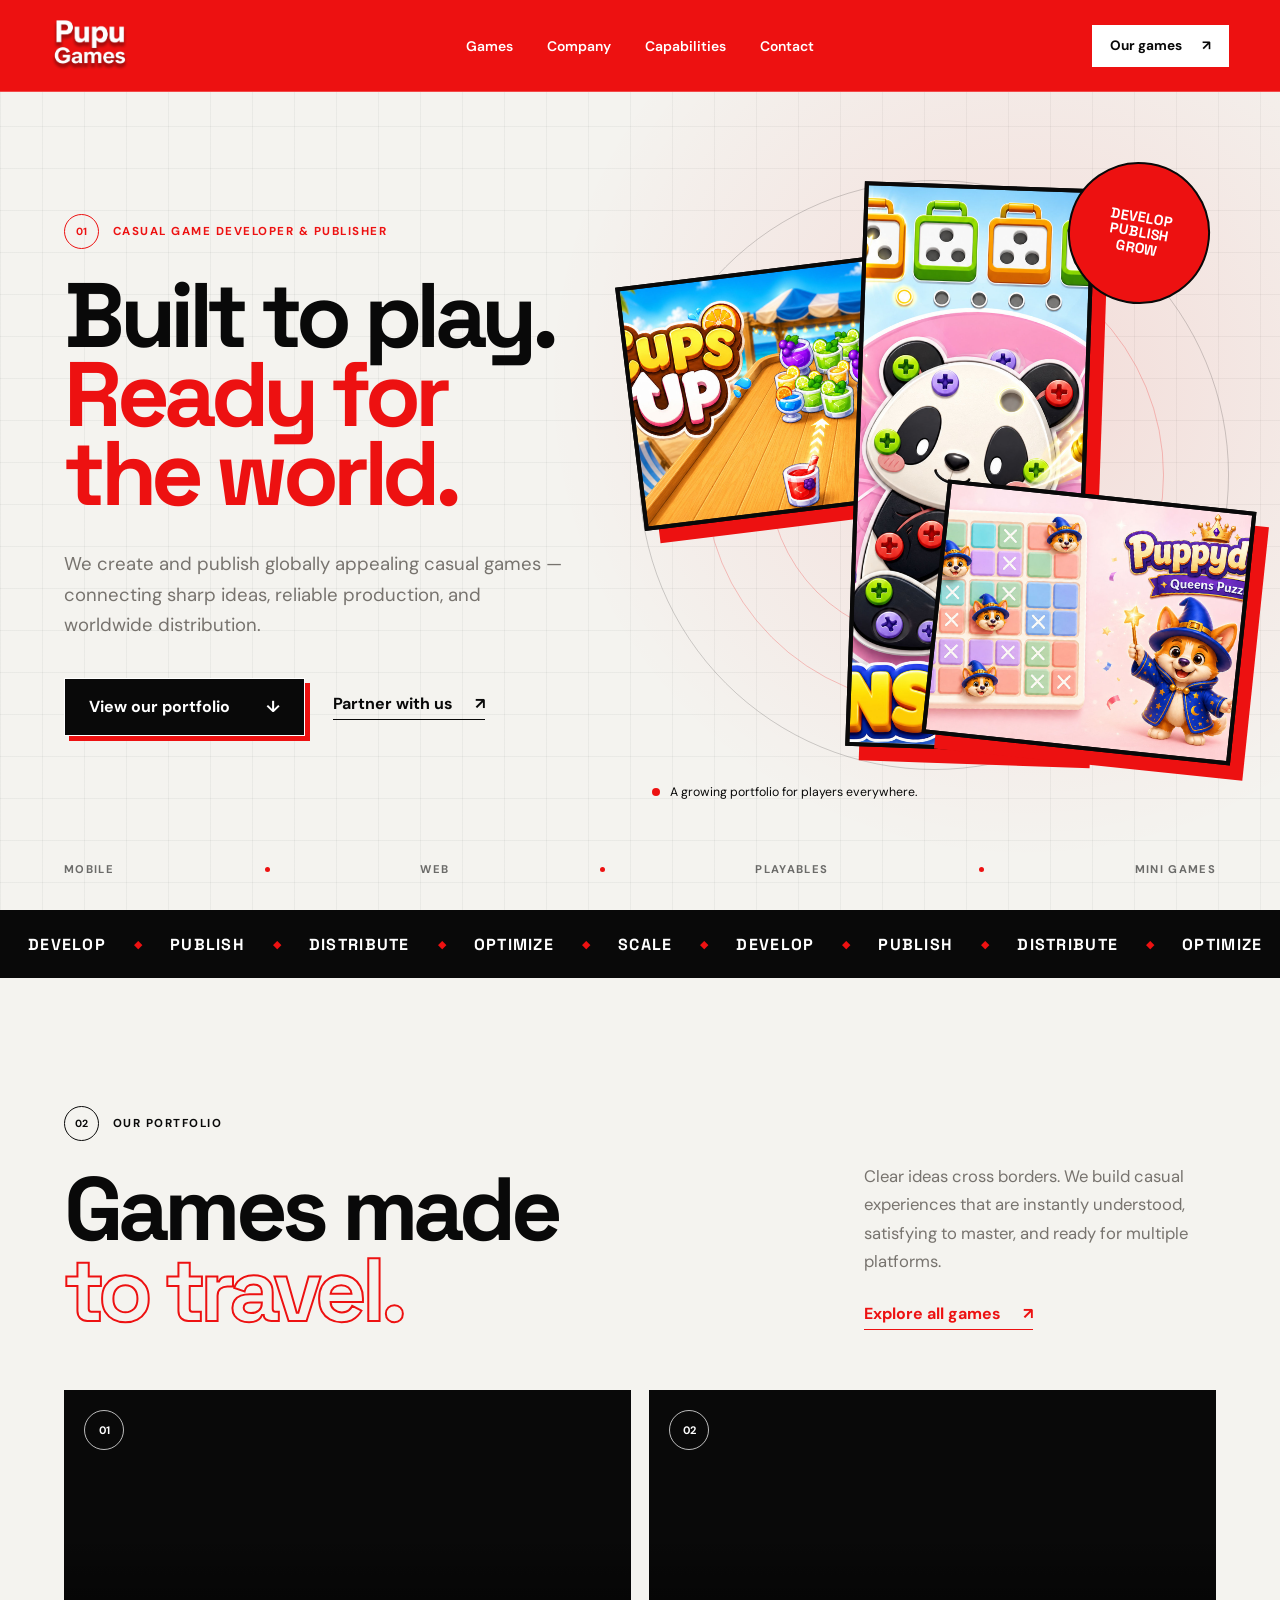
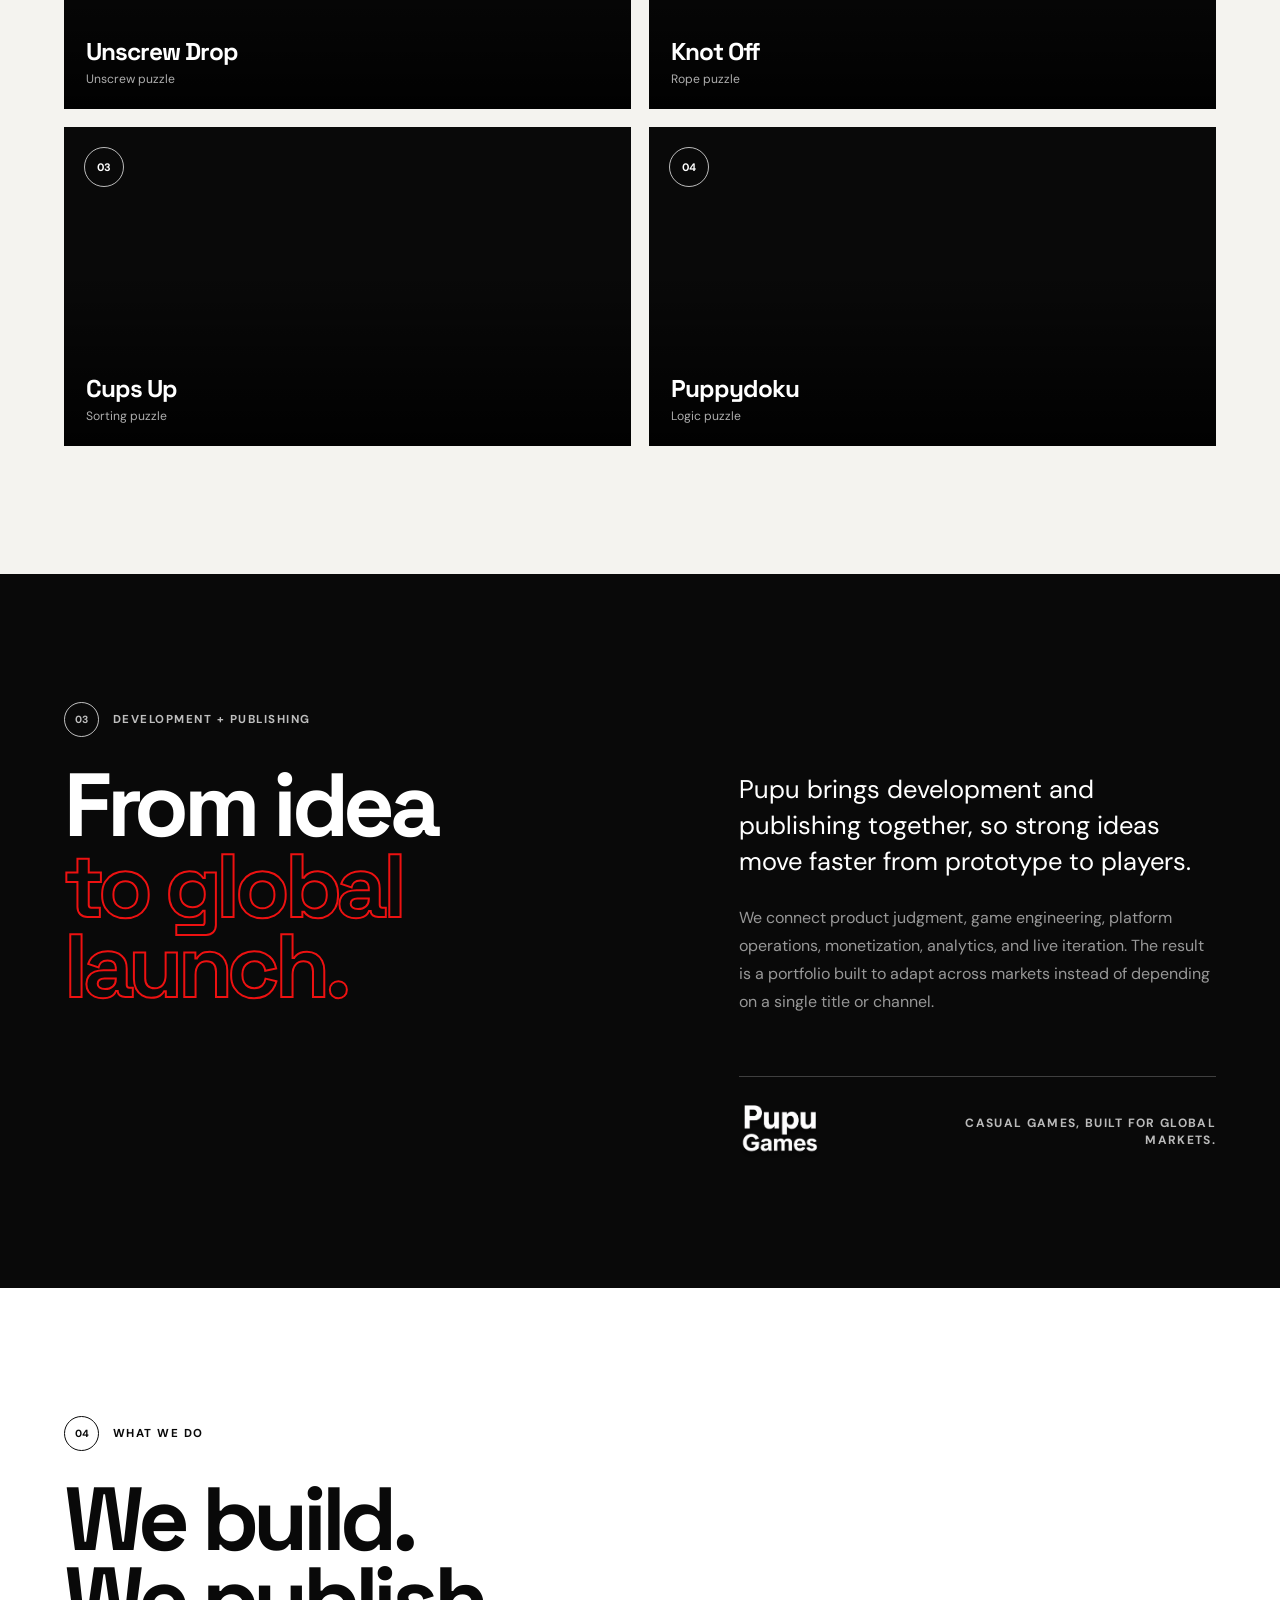
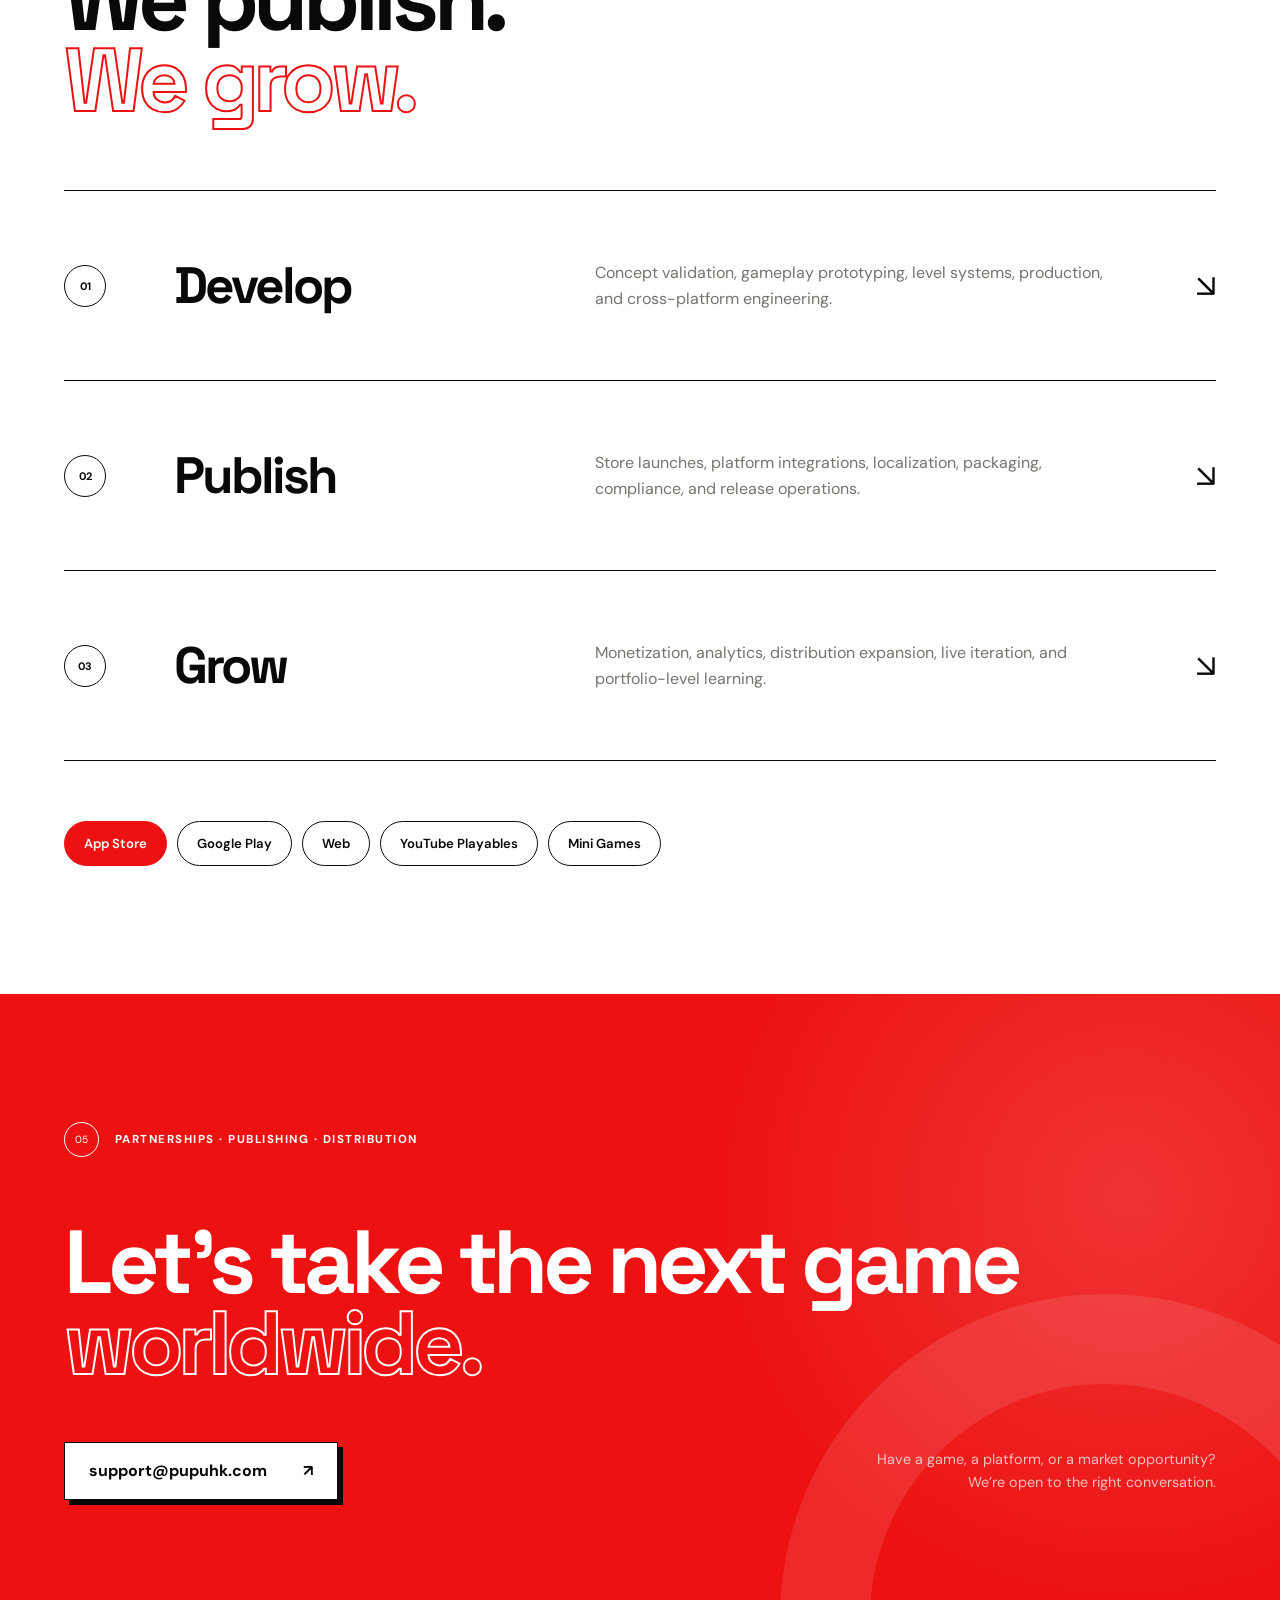
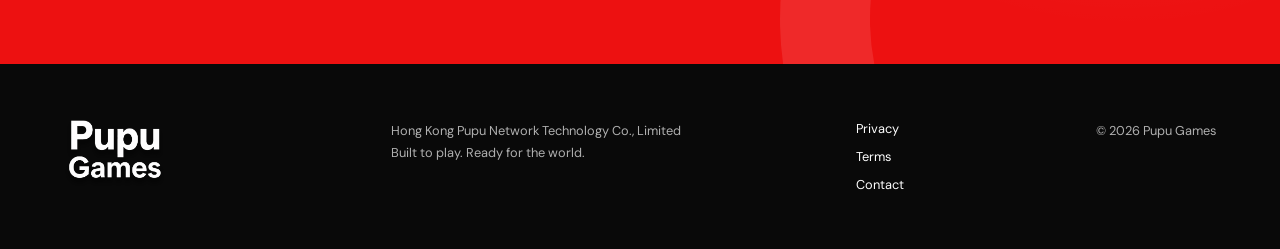
<file: index.html>
<!DOCTYPE html>
<html lang="en">
<head>
    <meta charset="UTF-8">
    <meta name="viewport" content="width=device-width, initial-scale=1.0">
    <meta name="facebook-domain-verification" content="x1aavlv1lq1lti3hdmkz5a0hzwo823">
    <meta name="theme-color" content="#ed1111">
    <meta name="description" content="Pupu Games develops and publishes casual games for global audiences across mobile, web, playables, and mini game platforms.">
    <meta name="robots" content="index, follow, max-image-preview:large, max-snippet:-1, max-video-preview:-1">
    <link rel="canonical" href="https://pupuhk.com/">
    <meta property="og:type" content="website">
    <meta property="og:site_name" content="Pupu Games">
    <meta property="og:locale" content="en_US">
    <meta property="og:title" content="Pupu Games — Built to play. Ready for the world.">
    <meta property="og:description" content="A global casual game developer and publisher taking games from first idea to worldwide audiences.">
    <meta property="og:url" content="https://pupuhk.com/">
    <meta property="og:image" content="https://pupuhk.com/assets/og-pupu-portfolio.png">
    <meta property="og:image:width" content="1200">
    <meta property="og:image:height" content="630">
    <meta property="og:image:type" content="image/png">
    <meta property="og:image:alt" content="Pupu Games — Built to play. Ready for the world.">
    <meta name="twitter:card" content="summary_large_image">
    <meta name="twitter:title" content="Pupu Games — Built to play. Ready for the world.">
    <meta name="twitter:description" content="A global casual game developer and publisher taking games from first idea to worldwide audiences.">
    <meta name="twitter:image" content="https://pupuhk.com/assets/og-pupu-portfolio.png">
    <meta name="twitter:image:alt" content="Pupu Games — Built to play. Ready for the world.">
    <title>Pupu Games | Global Casual Game Developer &amp; Publisher</title>
    <link rel="icon" type="image/png" href="assets/brand/pupu-logo-red.png">
    <link rel="apple-touch-icon" href="assets/brand/pupu-logo-red.png">
    <link rel="manifest" href="site.webmanifest">
    <link rel="preload" as="image" href="assets/games/unscrew-drop-portrait.jpg" fetchpriority="high">
    <link rel="preconnect" href="https://fonts.googleapis.com">
    <link rel="preconnect" href="https://fonts.gstatic.com" crossorigin>
    <link href="https://fonts.googleapis.com/css2?family=DM+Sans:wght@400;500;600;700&amp;family=Space+Grotesk:wght@500;600;700&amp;display=swap" rel="stylesheet">
    <link rel="stylesheet" href="assets/site.css">
    <script type="application/ld+json">
    {
        "@context": "https://schema.org",
        "@graph": [
            {
                "@type": "Organization",
                "@id": "https://pupuhk.com/#organization",
                "name": "Pupu Games",
                "legalName": "Hong Kong Pupu Network Technology Co., Limited",
                "url": "https://pupuhk.com/",
                "logo": {
                    "@type": "ImageObject",
                    "url": "https://pupuhk.com/assets/brand/pupu-logo-red.png",
                    "width": 512,
                    "height": 512
                },
                "description": "A casual game developer and publisher creating games for global audiences.",
                "email": "support@pupuhk.com",
                "sameAs": ["https://pupu.games/"]
            },
            {
                "@type": "WebSite",
                "@id": "https://pupuhk.com/#website",
                "url": "https://pupuhk.com/",
                "name": "Pupu Games",
                "publisher": { "@id": "https://pupuhk.com/#organization" },
                "inLanguage": "en"
            },
            {
                "@type": "WebPage",
                "@id": "https://pupuhk.com/#webpage",
                "url": "https://pupuhk.com/",
                "name": "Pupu Games | Global Casual Game Developer & Publisher",
                "description": "Pupu Games develops and publishes casual games for global audiences across mobile, web, playables, and mini game platforms.",
                "isPartOf": { "@id": "https://pupuhk.com/#website" },
                "about": { "@id": "https://pupuhk.com/#organization" },
                "primaryImageOfPage": {
                    "@type": "ImageObject",
                    "url": "https://pupuhk.com/assets/og-pupu-portfolio.png",
                    "width": 1200,
                    "height": 630
                },
                "inLanguage": "en"
            },
            {
                "@type": "ItemList",
                "@id": "https://pupuhk.com/#games",
                "name": "Selected Pupu Games titles",
                "numberOfItems": 4,
                "itemListElement": [
                    {
                        "@type": "ListItem",
                        "position": 1,
                        "item": {
                            "@type": "VideoGame",
                            "name": "Unscrew Drop",
                            "genre": ["Casual", "Puzzle"],
                            "image": "https://pupuhk.com/assets/games/unscrew-drop-wide.jpg",
                            "publisher": { "@id": "https://pupuhk.com/#organization" }
                        }
                    },
                    {
                        "@type": "ListItem",
                        "position": 2,
                        "item": {
                            "@type": "VideoGame",
                            "name": "Knot Off",
                            "genre": ["Casual", "Puzzle"],
                            "image": "https://pupuhk.com/assets/games/knot-off-wide.jpg",
                            "publisher": { "@id": "https://pupuhk.com/#organization" }
                        }
                    },
                    {
                        "@type": "ListItem",
                        "position": 3,
                        "item": {
                            "@type": "VideoGame",
                            "name": "Cups Up",
                            "genre": ["Casual", "Puzzle"],
                            "image": "https://pupuhk.com/assets/games/cups-up-wide.jpg",
                            "publisher": { "@id": "https://pupuhk.com/#organization" }
                        }
                    },
                    {
                        "@type": "ListItem",
                        "position": 4,
                        "item": {
                            "@type": "VideoGame",
                            "name": "Puppydoku",
                            "genre": ["Casual", "Logic Puzzle"],
                            "image": "https://pupuhk.com/assets/games/puppydoku-wide.jpg",
                            "publisher": { "@id": "https://pupuhk.com/#organization" }
                        }
                    }
                ]
            }
        ]
    }
    </script>
</head>
<body>
    <a class="skip-link" href="#main">Skip to content</a>

    <header class="site-header" id="site-header">
        <a class="brand" href="#top" aria-label="Pupu Games home">
            <img src="assets/brand/pupu-wordmark-white.png" alt="Pupu Games" width="381" height="253">
        </a>

        <button class="menu-button" type="button" aria-expanded="false" aria-controls="site-nav">
            <span>Menu</span><i aria-hidden="true"></i>
        </button>

        <nav class="site-nav" id="site-nav" aria-label="Primary navigation">
            <a href="#games">Games</a>
            <a href="#company">Company</a>
            <a href="#capabilities">Capabilities</a>
            <a href="mailto:support@pupuhk.com">Contact</a>
        </nav>

        <a class="header-cta" href="https://pupu.games" target="_blank" rel="noopener">
            Our games <span aria-hidden="true">↗</span>
        </a>
    </header>

    <main id="main">
        <section class="hero" id="top">
            <div class="hero-copy">
                <p class="hero-kicker"><span>01</span> Casual game developer &amp; publisher</p>
                <h1>Built to play.<br><em>Ready for the world.</em></h1>
                <p class="hero-intro">
                    We create and publish globally appealing casual games — connecting sharp ideas, reliable production, and worldwide distribution.
                </p>
                <div class="hero-actions">
                    <a class="button button-black" href="#games">View our portfolio <span aria-hidden="true">↓</span></a>
                    <a class="outline-link" href="mailto:support@pupuhk.com">Partner with us <span aria-hidden="true">↗</span></a>
                </div>
            </div>

            <div class="hero-visual" aria-label="Selected Pupu Games titles">
                <div class="hero-orbit" aria-hidden="true"></div>
                <figure class="hero-game hero-game-main">
                    <img src="assets/games/unscrew-drop-portrait.jpg" alt="Unscrew Drop unscrew puzzle game" width="1500" height="2100" fetchpriority="high" decoding="async">
                </figure>
                <figure class="hero-game hero-game-left">
                    <img src="assets/games/cups-up-wide.jpg" alt="Cups Up colorful sorting puzzle game" width="1600" height="900" decoding="async">
                </figure>
                <figure class="hero-game hero-game-right">
                    <img src="assets/games/puppydoku-wide.jpg" alt="Puppydoku logic puzzle game" width="1600" height="900" decoding="async">
                </figure>
                <div class="hero-seal" aria-hidden="true">DEVELOP<br>PUBLISH<br>GROW</div>
                <p class="hero-visual-note"><span></span>A growing portfolio for players everywhere.</p>
            </div>

            <div class="hero-bottom">
                <span>Mobile</span><i></i><span>Web</span><i></i><span>Playables</span><i></i><span>Mini Games</span>
            </div>
        </section>

        <div class="ticker" aria-hidden="true">
            <div class="ticker-track">
                <span>DEVELOP</span><i>◆</i><span>PUBLISH</span><i>◆</i><span>DISTRIBUTE</span><i>◆</i><span>OPTIMIZE</span><i>◆</i><span>SCALE</span><i>◆</i>
                <span>DEVELOP</span><i>◆</i><span>PUBLISH</span><i>◆</i><span>DISTRIBUTE</span><i>◆</i><span>OPTIMIZE</span><i>◆</i><span>SCALE</span><i>◆</i>
            </div>
        </div>

        <section class="games-section section" id="games">
            <div class="section-heading reveal">
                <div>
                    <p class="section-kicker"><span>02</span> Our portfolio</p>
                    <h2>Games made<br><em>to travel.</em></h2>
                </div>
                <div class="section-sidecopy">
                    <p>Clear ideas cross borders. We build casual experiences that are instantly understood, satisfying to master, and ready for multiple platforms.</p>
                    <a class="red-link" href="https://pupu.games" target="_blank" rel="noopener">Explore all games <span aria-hidden="true">↗</span></a>
                </div>
            </div>

            <div class="game-grid">
                <article class="game-card game-card-half reveal">
                    <picture>
                        <source media="(max-width: 760px)" srcset="assets/games/unscrew-drop-portrait.jpg">
                        <img src="assets/games/unscrew-drop-wide.jpg" alt="Unscrew Drop unscrew puzzle game" width="1600" height="900" loading="lazy" decoding="async">
                    </picture>
                    <span class="game-shade"></span>
                    <span class="game-number">01</span>
                    <span class="game-meta"><strong>Unscrew Drop</strong><small>Unscrew puzzle</small></span>
                </article>

                <article class="game-card game-card-half reveal">
                    <picture>
                        <source media="(max-width: 760px)" srcset="assets/games/knot-off-portrait.jpg">
                        <img src="assets/games/knot-off-wide.jpg" alt="Knot Off colorful rope puzzle game" width="1600" height="900" loading="lazy" decoding="async">
                    </picture>
                    <span class="game-shade"></span>
                    <span class="game-number">02</span>
                    <span class="game-meta"><strong>Knot Off</strong><small>Rope puzzle</small></span>
                </article>

                <article class="game-card game-card-half reveal">
                    <picture>
                        <source media="(max-width: 760px)" srcset="assets/games/cups-up-portrait.jpg">
                        <img src="assets/games/cups-up-wide.jpg" alt="Cups Up colorful sorting puzzle game" width="1600" height="900" loading="lazy" decoding="async">
                    </picture>
                    <span class="game-shade"></span>
                    <span class="game-number">03</span>
                    <span class="game-meta"><strong>Cups Up</strong><small>Sorting puzzle</small></span>
                </article>

                <article class="game-card game-card-half reveal">
                    <picture>
                        <source media="(max-width: 760px)" srcset="assets/games/puppydoku-portrait.jpg">
                        <img src="assets/games/puppydoku-wide.jpg" alt="Puppydoku logic puzzle game" width="1600" height="900" loading="lazy" decoding="async">
                    </picture>
                    <span class="game-shade"></span>
                    <span class="game-number">04</span>
                    <span class="game-meta"><strong>Puppydoku</strong><small>Logic puzzle</small></span>
                </article>
            </div>
        </section>

        <section class="company-section section" id="company">
            <div class="company-heading reveal">
                <p class="section-kicker section-kicker-light"><span>03</span> Development + publishing</p>
                <h2>From idea<br><em>to global launch.</em></h2>
            </div>

            <div class="company-copy reveal">
                <p class="company-lede">Pupu brings development and publishing together, so strong ideas move faster from prototype to players.</p>
                <p>We connect product judgment, game engineering, platform operations, monetization, analytics, and live iteration. The result is a portfolio built to adapt across markets instead of depending on a single title or channel.</p>
                <div class="company-signature">
                    <img src="assets/brand/pupu-wordmark-white.png" alt="Pupu Games" width="381" height="253">
                    <span>Casual games, built for global markets.</span>
                </div>
            </div>
        </section>

        <section class="capabilities-section section" id="capabilities">
            <div class="capabilities-title reveal">
                <p class="section-kicker"><span>04</span> What we do</p>
                <h2>We build.<br>We publish.<br><em>We grow.</em></h2>
            </div>

            <div class="capability-list">
                <article class="capability-row reveal">
                    <span class="capability-number">01</span>
                    <h3>Develop</h3>
                    <p>Concept validation, gameplay prototyping, level systems, production, and cross-platform engineering.</p>
                    <i aria-hidden="true">↘</i>
                </article>
                <article class="capability-row reveal">
                    <span class="capability-number">02</span>
                    <h3>Publish</h3>
                    <p>Store launches, platform integrations, localization, packaging, compliance, and release operations.</p>
                    <i aria-hidden="true">↘</i>
                </article>
                <article class="capability-row reveal">
                    <span class="capability-number">03</span>
                    <h3>Grow</h3>
                    <p>Monetization, analytics, distribution expansion, live iteration, and portfolio-level learning.</p>
                    <i aria-hidden="true">↘</i>
                </article>
            </div>

            <div class="platform-band reveal" aria-label="Platforms we work with">
                <span>App Store</span><span>Google Play</span><span>Web</span><span>YouTube Playables</span><span>Mini Games</span>
            </div>
        </section>

        <section class="contact-section section reveal" id="contact">
            <div class="contact-topline"><span>05</span><p>Partnerships · Publishing · Distribution</p></div>
            <h2>Let’s take the next game<br><em>worldwide.</em></h2>
            <div class="contact-bottom">
                <a class="button button-white" href="mailto:support@pupuhk.com">support@pupuhk.com <span aria-hidden="true">↗</span></a>
                <p>Have a game, a platform, or a market opportunity?<br>We’re open to the right conversation.</p>
            </div>
        </section>
    </main>

    <footer class="site-footer">
        <img src="assets/brand/pupu-wordmark-white.png" alt="Pupu Games" width="381" height="253">
        <p>Hong Kong Pupu Network Technology Co., Limited<br>Built to play. Ready for the world.</p>
        <nav aria-label="Legal links">
            <a href="privacy.html">Privacy</a>
            <a href="terms.html">Terms</a>
            <a href="mailto:support@pupuhk.com">Contact</a>
        </nav>
        <p class="copyright">© <span id="year">2026</span> Pupu Games</p>
    </footer>

    <script src="assets/site.js"></script>
</body>
</html>
</file>
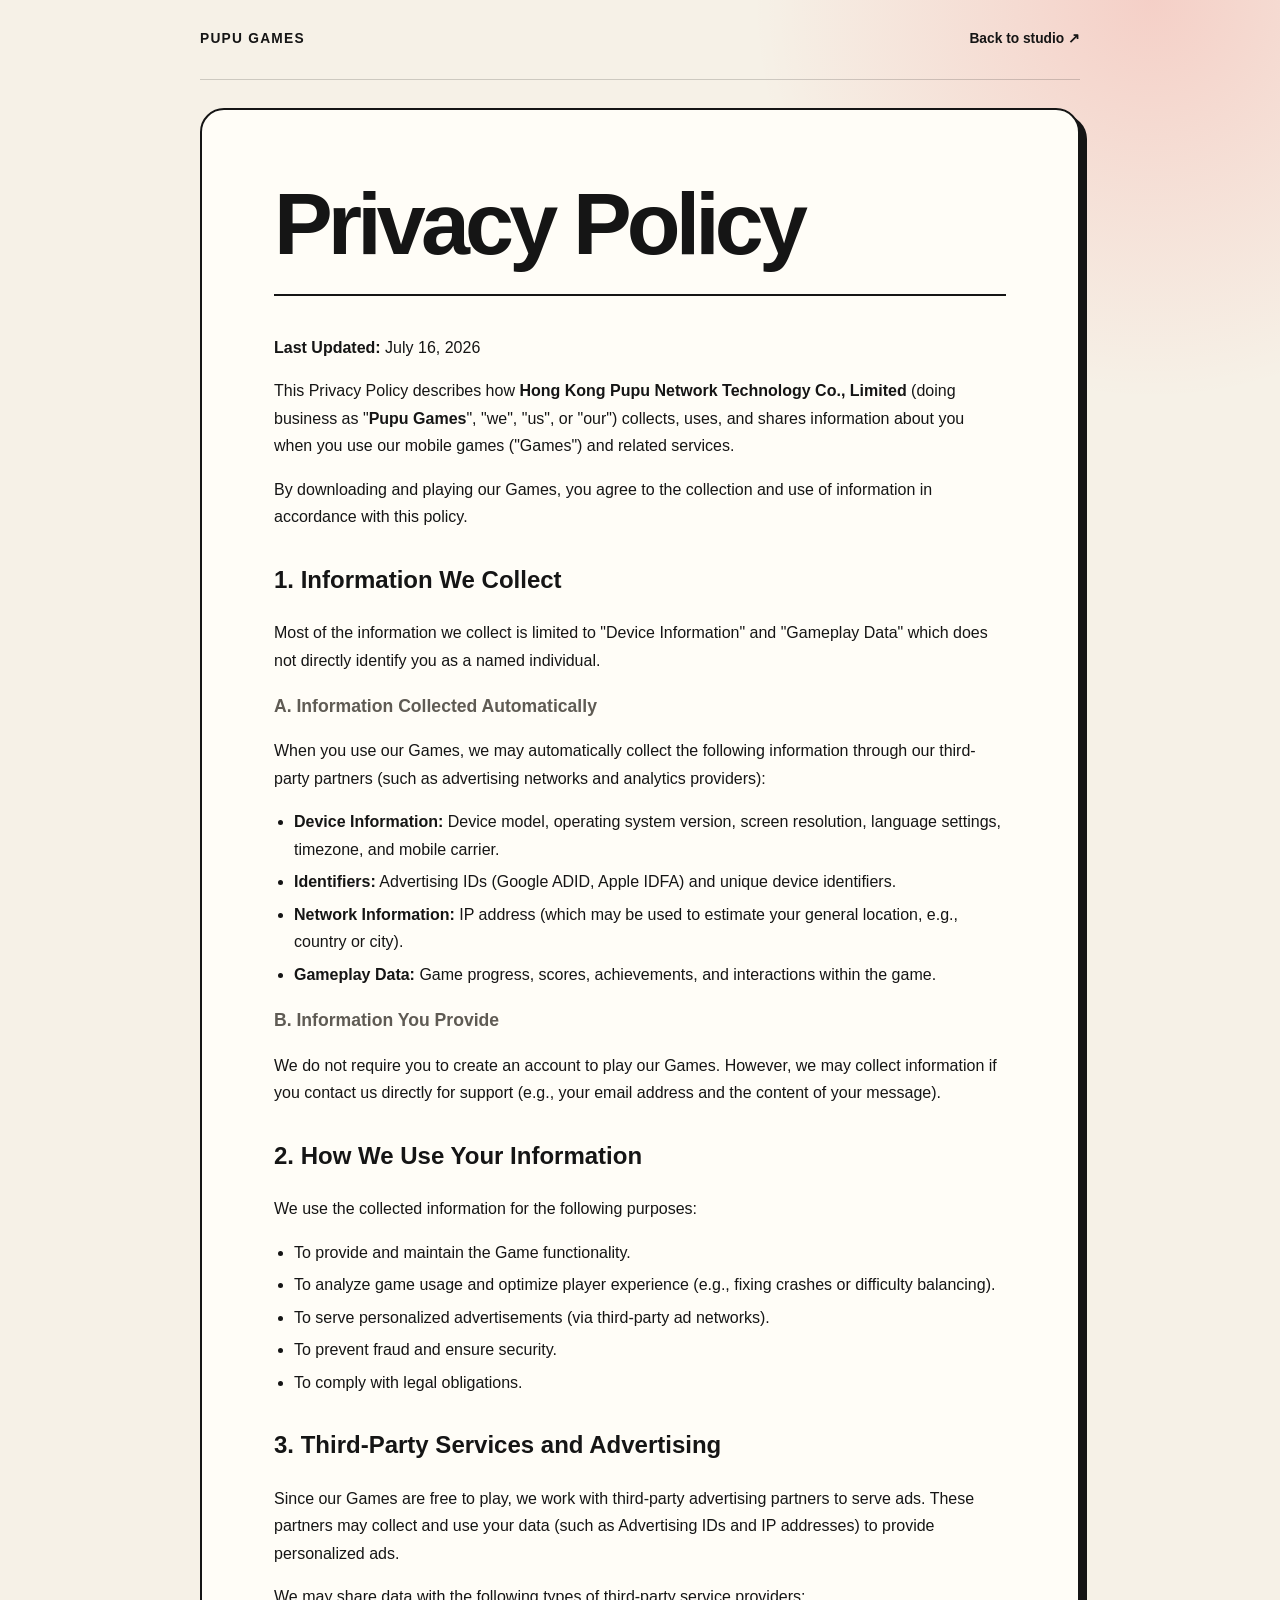
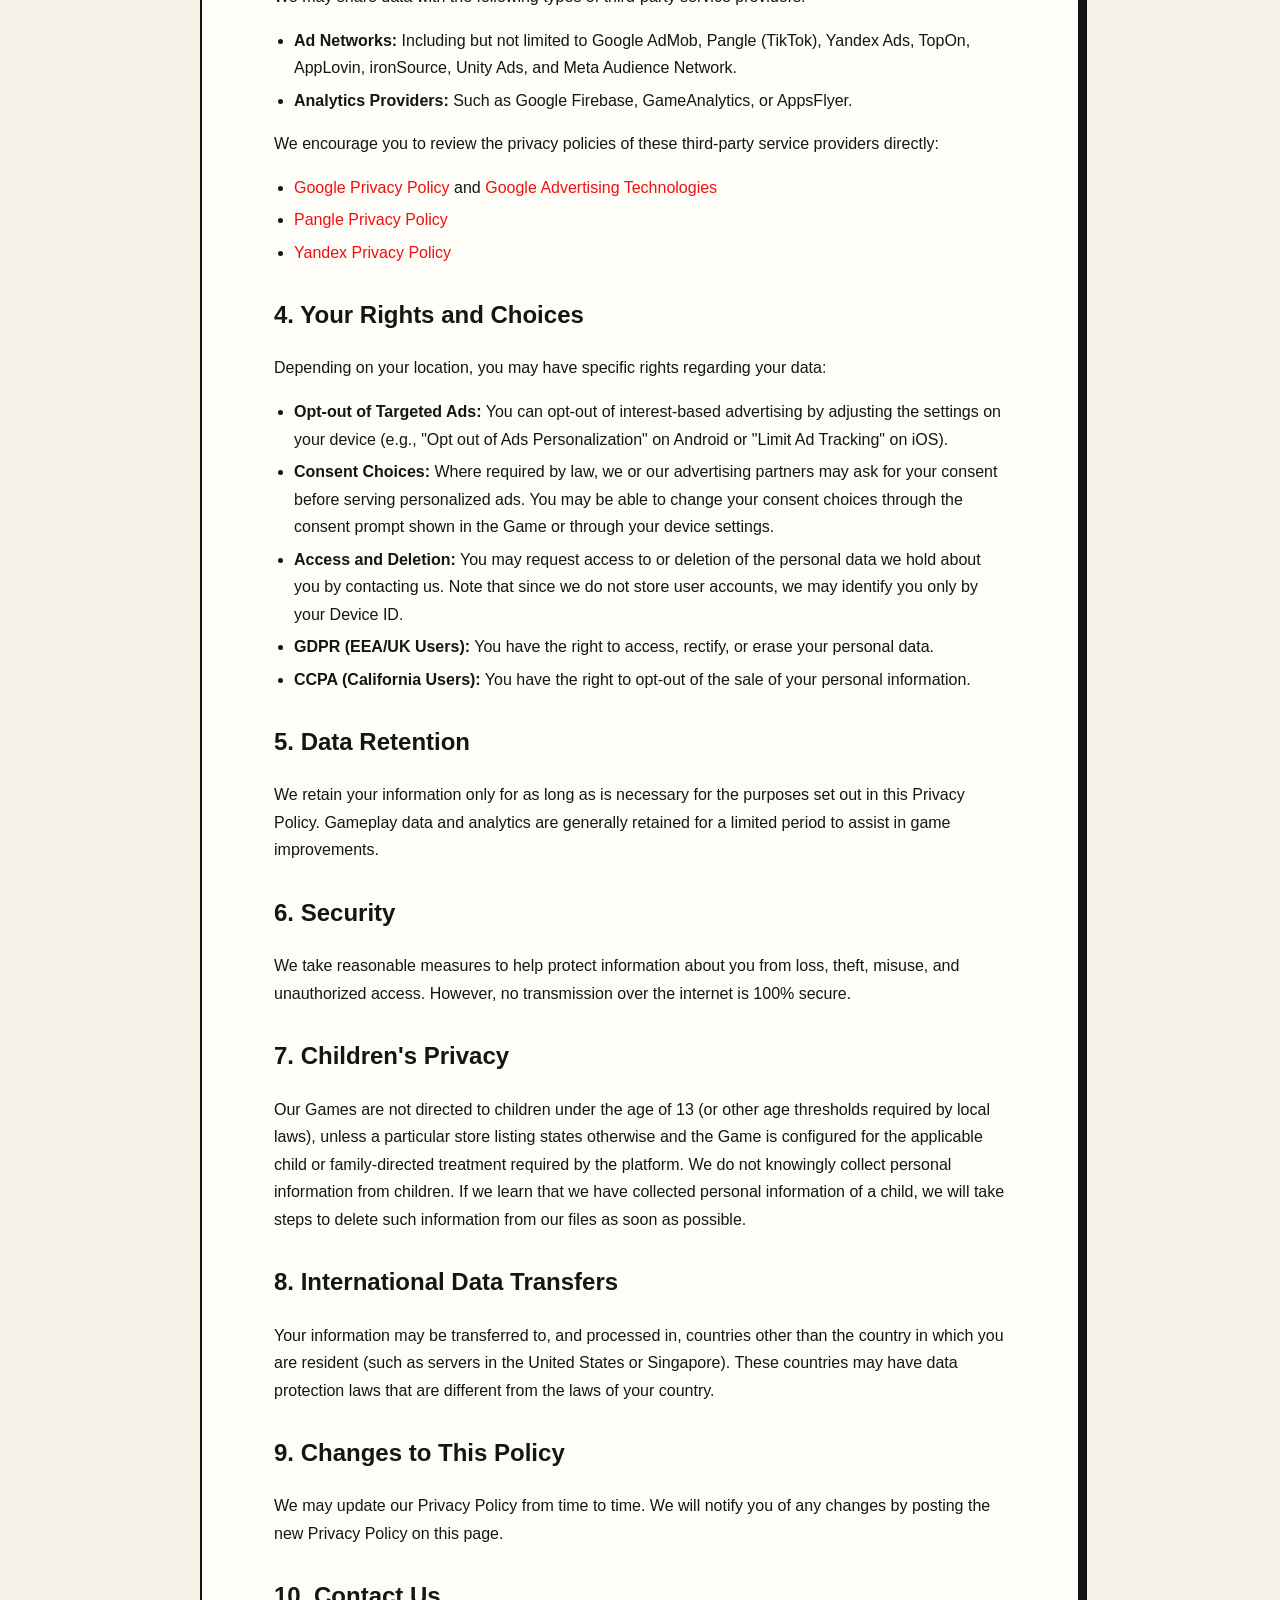
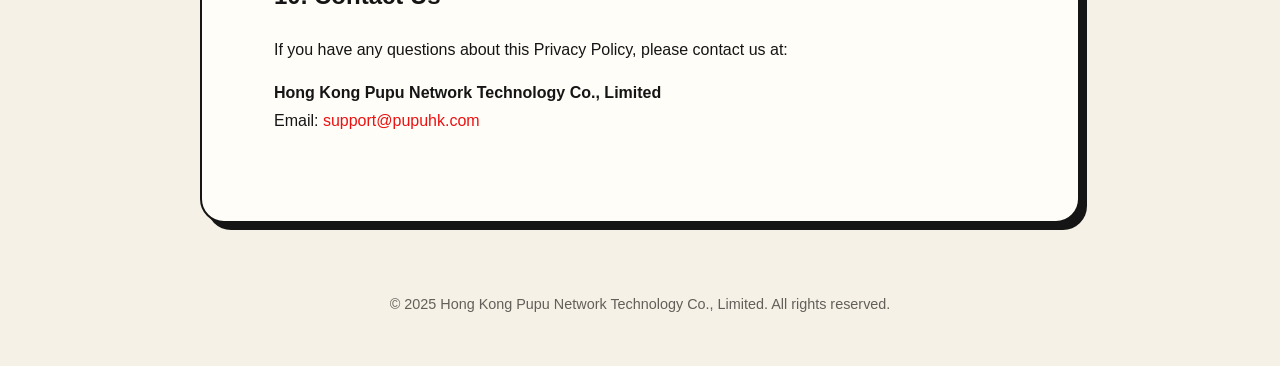
<file: privacy.html>
<!DOCTYPE html>

<html lang="en">

<head>

    <meta charset="UTF-8">

    <meta name="viewport" content="width=device-width, initial-scale=1.0">

    <meta name="description" content="Read the Pupu Games Privacy Policy and learn how information is collected, used, protected, and shared across our games and services.">

    <meta name="robots" content="index, follow, max-image-preview:large, max-snippet:-1">

    <link rel="canonical" href="https://pupuhk.com/privacy.html">

    <meta property="og:type" content="website">

    <meta property="og:site_name" content="Pupu Games">

    <meta property="og:title" content="Privacy Policy | Pupu Games">

    <meta property="og:description" content="How Pupu Games collects, uses, protects, and shares information across our games and services.">

    <meta property="og:url" content="https://pupuhk.com/privacy.html">

    <meta property="og:image" content="https://pupuhk.com/assets/og-pupu-portfolio.png">

    <meta property="og:image:width" content="1200">

    <meta property="og:image:height" content="630">

    <meta property="og:image:alt" content="Pupu Games — Built to play. Ready for the world.">

    <meta name="twitter:card" content="summary_large_image">

    <meta name="twitter:title" content="Privacy Policy | Pupu Games">

    <meta name="twitter:description" content="How Pupu Games collects, uses, protects, and shares information across our games and services.">

    <meta name="twitter:image" content="https://pupuhk.com/assets/og-pupu-portfolio.png">

    <meta name="twitter:image:alt" content="Pupu Games — Built to play. Ready for the world.">

    <title>Privacy Policy | Pupu Games</title>

    <style>
        body {

            font-family: 'Helvetica Neue', Helvetica, Arial, sans-serif;

            line-height: 1.6;

            color: #333;

            max-width: 800px;

            margin: 0 auto;

            padding: 20px;

            background-color: #f9f9f9;

        }

        .container {

            background-color: #ffffff;

            padding: 40px;

            border-radius: 8px;

            box-shadow: 0 2px 4px rgba(0, 0, 0, 0.1);

        }

        h1 {

            color: #2c3e50;

            border-bottom: 2px solid #ecf0f1;

            padding-bottom: 10px;

        }

        h2 {

            color: #34495e;

            margin-top: 30px;

        }

        h3 {

            color: #7f8c8d;

            font-size: 1.1em;

        }

        p {

            margin-bottom: 15px;

        }

        ul {

            margin-bottom: 15px;

            padding-left: 20px;

        }

        li {

            margin-bottom: 5px;

        }

        .footer {

            margin-top: 50px;

            font-size: 0.9em;

            color: #7f8c8d;

            text-align: center;

            border-top: 1px solid #ecf0f1;

            padding-top: 20px;

        }

        a {

            color: #3498db;

            text-decoration: none;

        }

        a:hover {

            text-decoration: underline;

        }
    </style>
    <link rel="stylesheet" href="assets/legal.css">

</head>

<body>
    <nav class="legal-nav" aria-label="Legal page navigation">
        <a class="legal-brand" href="index.html">PUPU GAMES</a>
        <a href="index.html">Back to studio <span aria-hidden="true">↗</span></a>
    </nav>



    <div class="container">

        <h1>Privacy Policy</h1>

        <p><strong>Last Updated:</strong> July 16, 2026</p>



        <p>This Privacy Policy describes how <strong>Hong Kong Pupu Network Technology Co., Limited</strong> (doing
            business as "<strong>Pupu Games</strong>", "we", "us", or "our") collects, uses, and shares information
            about you when you use our mobile games ("Games") and related services.</p>



        <p>By downloading and playing our Games, you agree to the collection and use of information in accordance with
            this policy.</p>



        <h2>1. Information We Collect</h2>

        <p>Most of the information we collect is limited to "Device Information" and "Gameplay Data" which does not
            directly identify you as a named individual.</p>



        <h3>A. Information Collected Automatically</h3>

        <p>When you use our Games, we may automatically collect the following information through our third-party
            partners (such as advertising networks and analytics providers):</p>

        <ul>

            <li><strong>Device Information:</strong> Device model, operating system version, screen resolution, language
                settings, timezone, and mobile carrier.</li>

            <li><strong>Identifiers:</strong> Advertising IDs (Google ADID, Apple IDFA) and unique device identifiers.
            </li>

            <li><strong>Network Information:</strong> IP address (which may be used to estimate your general location,
                e.g., country or city).</li>

            <li><strong>Gameplay Data:</strong> Game progress, scores, achievements, and interactions within the game.
            </li>

        </ul>



        <h3>B. Information You Provide</h3>

        <p>We do not require you to create an account to play our Games. However, we may collect information if you
            contact us directly for support (e.g., your email address and the content of your message).</p>



        <h2>2. How We Use Your Information</h2>

        <p>We use the collected information for the following purposes:</p>

        <ul>

            <li>To provide and maintain the Game functionality.</li>

            <li>To analyze game usage and optimize player experience (e.g., fixing crashes or difficulty balancing).
            </li>

            <li>To serve personalized advertisements (via third-party ad networks).</li>

            <li>To prevent fraud and ensure security.</li>

            <li>To comply with legal obligations.</li>

        </ul>



        <h2>3. Third-Party Services and Advertising</h2>

        <p>Since our Games are free to play, we work with third-party advertising partners to serve ads. These partners
            may collect and use your data (such as Advertising IDs and IP addresses) to provide personalized ads.</p>

        <p>We may share data with the following types of third-party service providers:</p>

        <ul>

            <li><strong>Ad Networks:</strong> Including but not limited to Google AdMob, Pangle (TikTok), Yandex Ads,
                TopOn, AppLovin, ironSource, Unity Ads, and Meta Audience Network.</li>

            <li><strong>Analytics Providers:</strong> Such as Google Firebase, GameAnalytics, or AppsFlyer.</li>

        </ul>

        <p>We encourage you to review the privacy policies of these third-party service providers directly:</p>

        <ul>

            <li><a href="https://policies.google.com/privacy" target="_blank" rel="noopener">Google Privacy Policy</a>
                and <a href="https://policies.google.com/technologies/ads" target="_blank" rel="noopener">Google
                    Advertising Technologies</a></li>

            <li><a href="https://www.pangleglobal.com/privacy" target="_blank" rel="noopener">Pangle Privacy
                    Policy</a></li>

            <li><a href="https://yandex.com/legal/confidential/" target="_blank" rel="noopener">Yandex Privacy
                    Policy</a></li>

        </ul>



        <h2>4. Your Rights and Choices</h2>

        <p>Depending on your location, you may have specific rights regarding your data:</p>

        <ul>

            <li><strong>Opt-out of Targeted Ads:</strong> You can opt-out of interest-based advertising by adjusting the
                settings on your device (e.g., "Opt out of Ads Personalization" on Android or "Limit Ad Tracking" on
                iOS).</li>

            <li><strong>Consent Choices:</strong> Where required by law, we or our advertising partners may ask for your
                consent before serving personalized ads. You may be able to change your consent choices through the
                consent prompt shown in the Game or through your device settings.</li>

            <li><strong>Access and Deletion:</strong> You may request access to or deletion of the personal data we hold
                about you by contacting us. Note that since we do not store user accounts, we may identify you only by
                your Device ID.</li>

            <li><strong>GDPR (EEA/UK Users):</strong> You have the right to access, rectify, or erase your personal
                data.</li>

            <li><strong>CCPA (California Users):</strong> You have the right to opt-out of the sale of your personal
                information.</li>

        </ul>



        <h2>5. Data Retention</h2>

        <p>We retain your information only for as long as is necessary for the purposes set out in this Privacy Policy.
            Gameplay data and analytics are generally retained for a limited period to assist in game improvements.</p>



        <h2>6. Security</h2>

        <p>We take reasonable measures to help protect information about you from loss, theft, misuse, and unauthorized
            access. However, no transmission over the internet is 100% secure.</p>



        <h2>7. Children's Privacy</h2>

        <p>Our Games are not directed to children under the age of 13 (or other age thresholds required by local laws),
            unless a particular store listing states otherwise and the Game is configured for the applicable child or
            family-directed treatment required by the platform. We do not knowingly collect personal information from
            children. If we learn that we have collected personal information of a child, we will take steps to delete
            such information from our files as soon as possible.</p>



        <h2>8. International Data Transfers</h2>

        <p>Your information may be transferred to, and processed in, countries other than the country in which you are
            resident (such as servers in the United States or Singapore). These countries may have data protection laws
            that are different from the laws of your country.</p>



        <h2>9. Changes to This Policy</h2>

        <p>We may update our Privacy Policy from time to time. We will notify you of any changes by posting the new
            Privacy Policy on this page.</p>



        <h2>10. Contact Us</h2>

        <p>If you have any questions about this Privacy Policy, please contact us at:</p>

        <p><strong>Hong Kong Pupu Network Technology Co., Limited</strong><br>

            Email: <a href="mailto:support@pupuhk.com">support@pupuhk.com</a></p>

    </div>



    <div class="footer">

        &copy; 2025 Hong Kong Pupu Network Technology Co., Limited. All rights reserved.

    </div>



</body>

</html>
</file>
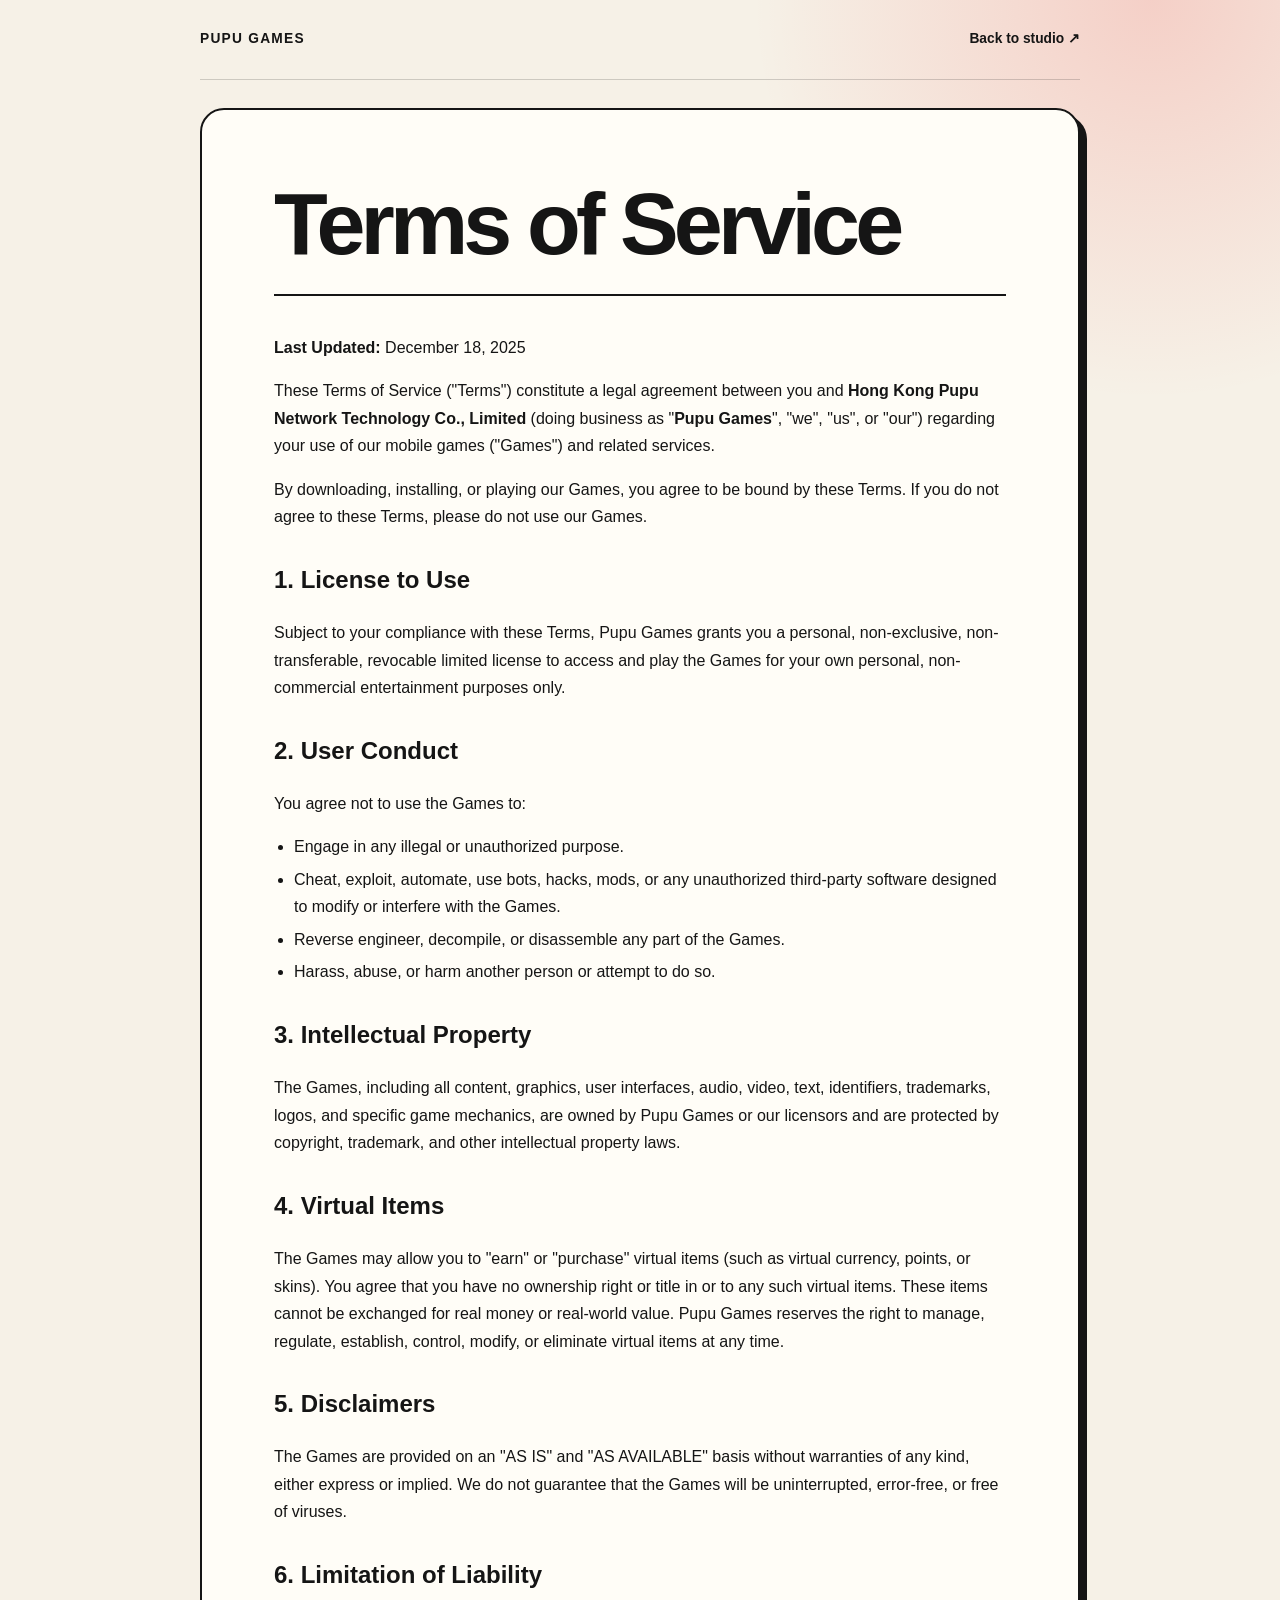
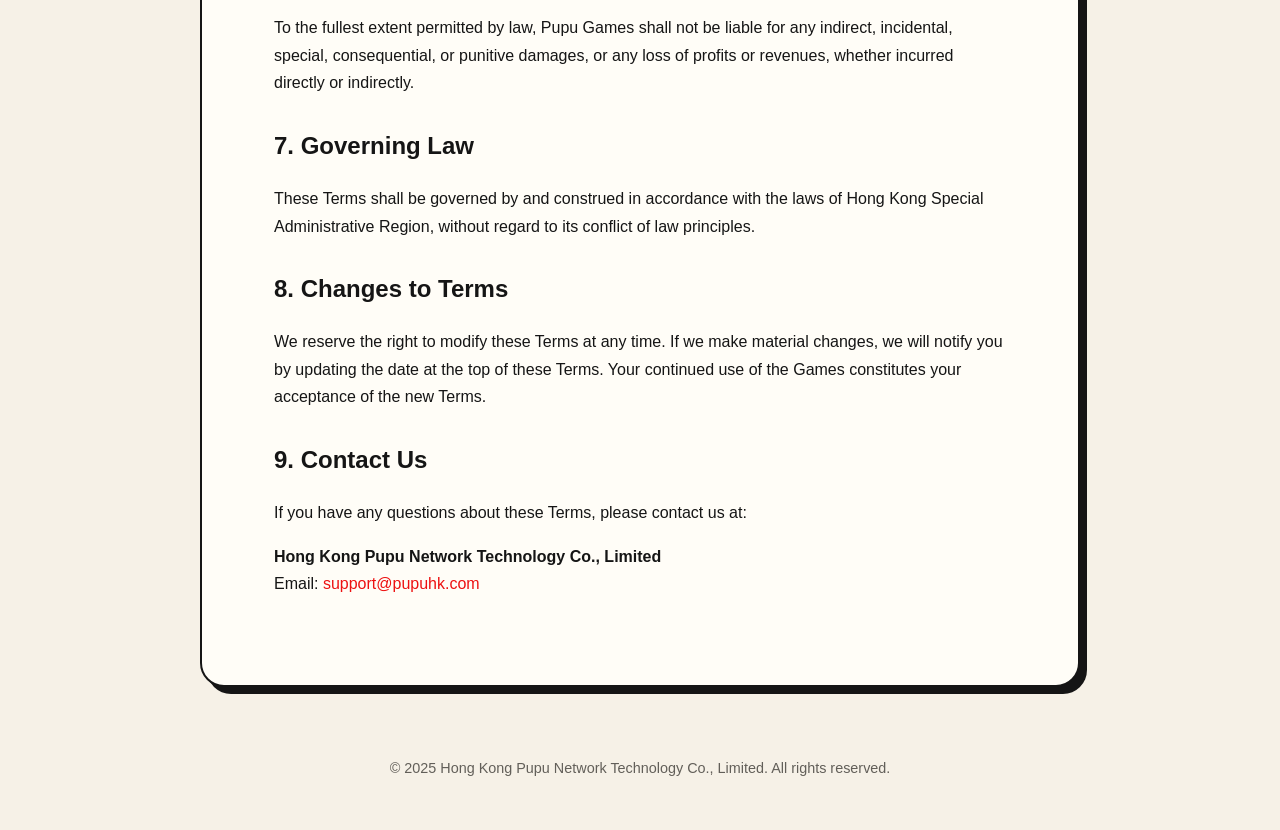
<file: terms.html>
<!DOCTYPE html>
<html lang="en">

<head>
    <meta charset="UTF-8">
    <meta name="viewport" content="width=device-width, initial-scale=1.0">
    <meta name="description" content="Read the Pupu Games Terms of Service governing access to and use of our games, content, virtual items, and related services.">
    <meta name="robots" content="index, follow, max-image-preview:large, max-snippet:-1">
    <link rel="canonical" href="https://pupuhk.com/terms.html">
    <meta property="og:type" content="website">
    <meta property="og:site_name" content="Pupu Games">
    <meta property="og:title" content="Terms of Service | Pupu Games">
    <meta property="og:description" content="Terms governing access to and use of Pupu Games titles and related services.">
    <meta property="og:url" content="https://pupuhk.com/terms.html">
    <meta property="og:image" content="https://pupuhk.com/assets/og-pupu-portfolio.png">
    <meta property="og:image:width" content="1200">
    <meta property="og:image:height" content="630">
    <meta property="og:image:alt" content="Pupu Games — Built to play. Ready for the world.">
    <meta name="twitter:card" content="summary_large_image">
    <meta name="twitter:title" content="Terms of Service | Pupu Games">
    <meta name="twitter:description" content="Terms governing access to and use of Pupu Games titles and related services.">
    <meta name="twitter:image" content="https://pupuhk.com/assets/og-pupu-portfolio.png">
    <meta name="twitter:image:alt" content="Pupu Games — Built to play. Ready for the world.">
    <title>Terms of Service | Pupu Games</title>
    <style>
        body {
            font-family: 'Helvetica Neue', Helvetica, Arial, sans-serif;
            line-height: 1.6;
            color: #333;
            max-width: 800px;
            margin: 0 auto;
            padding: 20px;
            background-color: #f9f9f9;
        }

        .container {
            background-color: #ffffff;
            padding: 40px;
            border-radius: 8px;
            box-shadow: 0 2px 4px rgba(0, 0, 0, 0.1);
        }

        h1 {
            color: #2c3e50;
            border-bottom: 2px solid #ecf0f1;
            padding-bottom: 10px;
        }

        h2 {
            color: #34495e;
            margin-top: 30px;
        }

        h3 {
            color: #7f8c8d;
            font-size: 1.1em;
        }

        p {
            margin-bottom: 15px;
        }

        ul {
            margin-bottom: 15px;
            padding-left: 20px;
        }

        li {
            margin-bottom: 5px;
        }

        .footer {
            margin-top: 50px;
            font-size: 0.9em;
            color: #7f8c8d;
            text-align: center;
            border-top: 1px solid #ecf0f1;
            padding-top: 20px;
        }

        a {
            color: #3498db;
            text-decoration: none;
        }

        a:hover {
            text-decoration: underline;
        }
    </style>
    <link rel="stylesheet" href="assets/legal.css">
</head>

<body>
    <nav class="legal-nav" aria-label="Legal page navigation">
        <a class="legal-brand" href="index.html">PUPU GAMES</a>
        <a href="index.html">Back to studio <span aria-hidden="true">↗</span></a>
    </nav>

    <div class="container">
        <h1>Terms of Service</h1>
        <p><strong>Last Updated:</strong> December 18, 2025</p>

        <p>These Terms of Service ("Terms") constitute a legal agreement between you and <strong>Hong Kong Pupu Network
                Technology Co., Limited</strong> (doing business as "<strong>Pupu Games</strong>", "we", "us", or "our")
            regarding your use of our mobile games ("Games") and related services.</p>

        <p>By downloading, installing, or playing our Games, you agree to be bound by these Terms. If you do not agree
            to these Terms, please do not use our Games.</p>

        <h2>1. License to Use</h2>
        <p>Subject to your compliance with these Terms, Pupu Games grants you a personal, non-exclusive,
            non-transferable, revocable limited license to access and play the Games for your own personal,
            non-commercial entertainment purposes only.</p>

        <h2>2. User Conduct</h2>
        <p>You agree not to use the Games to:</p>
        <ul>
            <li>Engage in any illegal or unauthorized purpose.</li>
            <li>Cheat, exploit, automate, use bots, hacks, mods, or any unauthorized third-party software designed to
                modify or interfere with the Games.</li>
            <li>Reverse engineer, decompile, or disassemble any part of the Games.</li>
            <li>Harass, abuse, or harm another person or attempt to do so.</li>
        </ul>

        <h2>3. Intellectual Property</h2>
        <p>The Games, including all content, graphics, user interfaces, audio, video, text, identifiers, trademarks,
            logos, and specific game mechanics, are owned by Pupu Games or our licensors and are protected by copyright,
            trademark, and other intellectual property laws.</p>

        <h2>4. Virtual Items</h2>
        <p>The Games may allow you to "earn" or "purchase" virtual items (such as virtual currency, points, or skins).
            You agree that you have no ownership right or title in or to any such virtual items. These items cannot be
            exchanged for real money or real-world value. Pupu Games reserves the right to manage, regulate, establish,
            control, modify, or eliminate virtual items at any time.</p>

        <h2>5. Disclaimers</h2>
        <p>The Games are provided on an "AS IS" and "AS AVAILABLE" basis without warranties of any kind, either express
            or implied. We do not guarantee that the Games will be uninterrupted, error-free, or free of viruses.</p>

        <h2>6. Limitation of Liability</h2>
        <p>To the fullest extent permitted by law, Pupu Games shall not be liable for any indirect, incidental, special,
            consequential, or punitive damages, or any loss of profits or revenues, whether incurred directly or
            indirectly.</p>

        <h2>7. Governing Law</h2>
        <p>These Terms shall be governed by and construed in accordance with the laws of Hong Kong Special
            Administrative Region, without regard to its conflict of law principles.</p>

        <h2>8. Changes to Terms</h2>
        <p>We reserve the right to modify these Terms at any time. If we make material changes, we will notify you by
            updating the date at the top of these Terms. Your continued use of the Games constitutes your acceptance of
            the new Terms.</p>

        <h2>9. Contact Us</h2>
        <p>If you have any questions about these Terms, please contact us at:</p>
        <p><strong>Hong Kong Pupu Network Technology Co., Limited</strong><br>
            Email: <a href="mailto:support@pupuhk.com">support@pupuhk.com</a></p>
    </div>

    <div class="footer">
        &copy; 2025 Hong Kong Pupu Network Technology Co., Limited. All rights reserved.
    </div>

</body>

</html>
</file>
<file: assets/site.css>
:root {
    --red: #ed1111;
    --red-deep: #b90000;
    --red-soft: #ff3d3d;
    --ink: #090909;
    --paper: #f4f3ef;
    --white: #ffffff;
    --gray: #77736e;
    --line: rgba(9, 9, 9, 0.16);
    --display: "Space Grotesk", "Arial Black", sans-serif;
    --body: "DM Sans", Arial, sans-serif;
}

*, *::before, *::after { box-sizing: border-box; }

html {
    min-width: 320px;
    scroll-behavior: smooth;
    background: var(--ink);
    color: var(--ink);
}

body {
    margin: 0;
    overflow-x: hidden;
    background: var(--paper);
    font-family: var(--body);
    -webkit-font-smoothing: antialiased;
}

body.menu-open { overflow: hidden; }
img { display: block; max-width: 100%; }
a { color: inherit; text-decoration: none; }
button { color: inherit; font: inherit; }

.skip-link {
    position: fixed;
    z-index: 300;
    top: 10px;
    left: 10px;
    padding: 10px 14px;
    color: var(--white);
    background: var(--ink);
    transform: translateY(-150%);
}

.skip-link:focus { transform: translateY(0); }

.site-header {
    position: fixed;
    z-index: 100;
    top: 0;
    left: 0;
    display: grid;
    width: 100%;
    height: 92px;
    padding: 0 4vw;
    grid-template-columns: 1fr auto 1fr;
    align-items: center;
    border-bottom: 1px solid rgba(255,255,255,.24);
    color: var(--white);
    background: var(--red);
    transition: height 180ms ease, background 180ms ease;
}

.site-header.scrolled {
    height: 72px;
    background: rgba(203, 0, 0, .94);
    backdrop-filter: blur(18px);
}

.brand { display: inline-flex; width: fit-content; align-items: center; }
.brand img { width: 78px; height: 52px; object-fit: contain; object-position: left center; }

.site-nav {
    display: flex;
    align-items: center;
    gap: 34px;
    font-size: .87rem;
    font-weight: 600;
}

.site-nav a { position: relative; padding: 7px 0; }
.site-nav a::after {
    position: absolute;
    right: 0;
    bottom: 0;
    left: 0;
    height: 1px;
    background: currentColor;
    content: "";
    transform: scaleX(0);
    transform-origin: right;
    transition: transform 180ms ease;
}

.site-nav a:hover::after { transform: scaleX(1); transform-origin: left; }

.header-cta {
    display: inline-flex;
    min-height: 42px;
    padding: 0 18px;
    justify-self: end;
    align-items: center;
    gap: 20px;
    color: var(--ink);
    background: var(--white);
    font-size: .85rem;
    font-weight: 700;
    transition: color 160ms ease, background 160ms ease;
}

.header-cta:hover { color: var(--white); background: var(--ink); }
.menu-button { display: none; }

.hero {
    position: relative;
    display: grid;
    min-height: 100svh;
    padding: 150px 5vw 110px;
    grid-template-columns: minmax(0, .95fr) minmax(520px, 1.05fr);
    align-items: center;
    gap: clamp(45px, 6vw, 110px);
    overflow: hidden;
    color: var(--ink);
    background:
        linear-gradient(rgba(9,9,9,.045) 1px, transparent 1px),
        linear-gradient(90deg, rgba(9,9,9,.045) 1px, transparent 1px),
        radial-gradient(circle at 80% 42%, rgba(237,17,17,.1), transparent 30rem),
        var(--paper);
    background-size: 42px 42px, 42px 42px, auto, auto;
}

.hero::before { display: none; }

.hero-copy { position: relative; z-index: 4; }

.hero-kicker,
.section-kicker {
    display: flex;
    margin: 0 0 28px;
    align-items: center;
    gap: 14px;
    font-size: .72rem;
    font-weight: 700;
    letter-spacing: .13em;
    text-transform: uppercase;
}

.hero-kicker span,
.section-kicker span {
    display: inline-grid;
    width: 35px;
    height: 35px;
    place-items: center;
    border: 1px solid currentColor;
    border-radius: 50%;
    font-size: .65rem;
    letter-spacing: 0;
}

h1, h2, h3 { margin: 0; font-family: var(--display); letter-spacing: -.06em; }
h1 { max-width: 850px; font-size: clamp(4.1rem, 7.15vw, 8.5rem); line-height: .86; }
h1 em, h2 em { font-style: normal; -webkit-text-stroke: 2px currentColor; color: transparent; }
.hero h1 em { color: var(--red); -webkit-text-stroke: 0; }
.hero-kicker { color: var(--red); }

.hero-intro {
    max-width: 610px;
    margin: 36px 0 0;
    color: var(--gray);
    font-size: clamp(1.05rem, 1.45vw, 1.3rem);
    line-height: 1.62;
}

.hero-actions { display: flex; margin-top: 38px; align-items: center; flex-wrap: wrap; gap: 28px; }

.button {
    display: inline-flex;
    min-height: 58px;
    padding: 0 24px;
    align-items: center;
    justify-content: center;
    gap: 36px;
    border: 1px solid currentColor;
    font-weight: 700;
    transition: transform 170ms ease, box-shadow 170ms ease;
}

.button-black { color: var(--white); background: var(--ink); box-shadow: 5px 5px 0 var(--red); }
.button:hover { box-shadow: none; transform: translate(5px, 5px); }

.outline-link,
.red-link {
    display: inline-flex;
    width: fit-content;
    padding-bottom: 5px;
    align-items: center;
    gap: 22px;
    border-bottom: 1px solid currentColor;
    font-weight: 700;
}

.outline-link span,
.red-link span { transition: transform 160ms ease; }
.outline-link:hover span,
.red-link:hover span { transform: translate(3px, -3px); }

.hero-visual { position: relative; min-height: 650px; }

.hero-orbit {
    position: absolute;
    top: 50%;
    left: 50%;
    width: 590px;
    height: 590px;
    border: 1px solid rgba(9,9,9,.18);
    border-radius: 50%;
    transform: translate(-50%, -50%);
}

.hero-orbit::before,
.hero-orbit::after {
    position: absolute;
    border: 1px solid rgba(237,17,17,.23);
    border-radius: 50%;
    content: "";
}

.hero-orbit::before { inset: 64px; }
.hero-orbit::after { inset: 128px; }

.hero-game {
    position: absolute;
    overflow: hidden;
    margin: 0;
    border: 4px solid var(--ink);
    background: var(--ink);
    box-shadow: 14px 14px 0 var(--red);
}

.hero-game img { width: 100%; height: 100%; object-fit: cover; }
.hero-game-main { z-index: 3; top: 35px; left: 36%; width: 41%; height: 565px; transform: rotate(2deg); }
.hero-game-left { z-index: 2; top: 120px; left: -4%; width: 49%; height: 245px; transform: rotate(-7deg); }
.hero-game-right { z-index: 4; right: -5%; bottom: 50px; width: 55%; height: 255px; transform: rotate(6deg); }

.hero-seal {
    position: absolute;
    z-index: 6;
    top: 12px;
    right: 1%;
    display: grid;
    width: 142px;
    height: 142px;
    place-items: center;
    border: 2px solid var(--ink);
    border-radius: 50%;
    color: var(--white);
    background: var(--red);
    font-family: var(--display);
    font-size: .9rem;
    font-weight: 700;
    line-height: 1.05;
    text-align: center;
    transform: rotate(10deg);
}

.hero-visual-note {
    position: absolute;
    z-index: 7;
    bottom: 0;
    left: 0;
    display: flex;
    margin: 0;
    align-items: center;
    gap: 10px;
    font-size: .77rem;
}

.hero-visual-note span { width: 8px; height: 8px; border-radius: 50%; background: var(--red); }

.hero-bottom {
    position: absolute;
    right: 5vw;
    bottom: 34px;
    left: 5vw;
    display: flex;
    align-items: center;
    justify-content: space-between;
    color: rgba(9,9,9,.58);
    font-size: .7rem;
    font-weight: 700;
    letter-spacing: .12em;
    text-transform: uppercase;
}

.hero-bottom i { width: 5px; height: 5px; border-radius: 50%; background: var(--red); }

.ticker { overflow: hidden; color: var(--white); background: var(--ink); }
.ticker-track { display: flex; width: max-content; min-height: 68px; align-items: center; animation: ticker 25s linear infinite; }
.ticker-track span { padding: 0 28px; font-family: var(--display); font-size: 1rem; font-weight: 700; letter-spacing: .08em; }
.ticker-track i { color: var(--red); font-size: .68rem; font-style: normal; }
@keyframes ticker { to { transform: translateX(-50%); } }

.section { padding: clamp(95px, 10vw, 155px) 5vw; }
.games-section { background: var(--paper); }

.section-heading {
    display: grid;
    margin-bottom: 60px;
    grid-template-columns: minmax(0, 1.35fr) minmax(300px, .65fr);
    align-items: end;
    gap: 70px;
}

.section-heading h2,
.company-heading h2,
.capabilities-title h2,
.contact-section h2 {
    font-size: clamp(3.5rem, 7vw, 8rem);
    line-height: .9;
}

.section-heading h2 em,
.capabilities-title h2 em { -webkit-text-stroke-color: var(--red); }

.section-sidecopy { display: grid; justify-items: start; gap: 28px; }
.section-sidecopy p { margin: 0; color: var(--gray); font-size: 1.04rem; line-height: 1.7; }
.red-link { color: var(--red); }

.game-grid {
    display: grid;
    grid-template-columns: repeat(12, 1fr);
    grid-auto-rows: auto;
    gap: 18px;
}

.game-card {
    position: relative;
    overflow: hidden;
    min-height: 0;
    aspect-ratio: 16 / 9;
    color: var(--white);
    background: var(--ink);
}

.game-card-half { grid-column: span 6; }
.game-card picture { display: block; width: 100%; height: 100%; }
.game-card img { width: 100%; height: 100%; object-fit: cover; transition: transform 550ms cubic-bezier(.2,.65,.2,1); }
.game-card:hover img { transform: scale(1.05); }

.game-shade { position: absolute; inset: 0; background: linear-gradient(to top, rgba(0,0,0,.9), transparent 55%); }
.game-number { position: absolute; top: 20px; left: 20px; display: grid; width: 40px; height: 40px; place-items: center; border: 1px solid rgba(255,255,255,.72); border-radius: 50%; font-size: .68rem; font-weight: 700; }
.game-meta { position: absolute; right: 22px; bottom: 22px; left: 22px; display: grid; }
.game-meta strong { font-family: var(--display); font-size: clamp(1.25rem, 1.9vw, 1.85rem); letter-spacing: -.04em; }
.game-meta small { margin-top: 4px; color: rgba(255,255,255,.68); font-size: .76rem; }

.company-section {
    display: grid;
    grid-template-columns: minmax(0, 1.08fr) minmax(360px, .92fr);
    align-items: start;
    gap: 9vw;
    color: var(--white);
    background: var(--ink);
}

.section-kicker-light { color: rgba(255,255,255,.74); }
.company-heading h2 { font-size: clamp(3.5rem, 7vw, 8rem); line-height: .9; }
.company-heading h2 em { -webkit-text-stroke-color: var(--red); }
.company-lede { margin: 70px 0 24px !important; color: var(--white) !important; font-size: clamp(1.3rem, 2vw, 1.9rem) !important; line-height: 1.4 !important; }
.company-copy > p:not(.company-lede) { max-width: 720px; margin: 0; color: rgba(255,255,255,.58); line-height: 1.75; }

.company-signature {
    display: flex;
    margin-top: 60px;
    padding-top: 28px;
    align-items: center;
    justify-content: space-between;
    gap: 28px;
    border-top: 1px solid rgba(255,255,255,.22);
}

.company-signature img { width: 82px; height: 55px; object-fit: contain; object-position: left center; }
.company-signature span { max-width: 270px; color: rgba(255,255,255,.72); font-size: .75rem; font-weight: 700; letter-spacing: .11em; line-height: 1.45; text-align: right; text-transform: uppercase; }

.capabilities-section { background: var(--white); }
.capabilities-title { display: grid; margin-bottom: 70px; grid-template-columns: 1fr; }
.capability-list { border-top: 1px solid var(--ink); }

.capability-row {
    display: grid;
    min-height: 190px;
    padding: 30px 0;
    grid-template-columns: 75px minmax(220px, .8fr) minmax(300px, 1.1fr) 55px;
    align-items: center;
    gap: 35px;
    border-bottom: 1px solid var(--ink);
    transition: color 180ms ease, background 180ms ease, padding 180ms ease;
}

.capability-row:hover { padding-inline: 24px; color: var(--white); background: var(--red); }
.capability-number { display: grid; width: 42px; height: 42px; place-items: center; border: 1px solid currentColor; border-radius: 50%; font-size: .68rem; font-weight: 700; }
.capability-row h3 { font-size: clamp(2.2rem, 4vw, 4.8rem); }
.capability-row p { margin: 0; color: var(--gray); line-height: 1.65; transition: color 180ms ease; }
.capability-row:hover p { color: rgba(255,255,255,.77); }
.capability-row i { justify-self: end; font-size: 2rem; font-style: normal; }

.platform-band { display: flex; margin-top: 60px; flex-wrap: wrap; gap: 10px; }
.platform-band span { padding: 13px 19px; border: 1px solid var(--ink); border-radius: 999px; font-size: .82rem; font-weight: 600; }
.platform-band span:first-child { color: var(--white); background: var(--red); border-color: var(--red); }

.contact-section {
    position: relative;
    overflow: hidden;
    min-height: 670px;
    color: var(--white);
    background:
        radial-gradient(circle at 88% 30%, rgba(255,255,255,.14), transparent 27rem),
        var(--red);
}

.contact-section::after {
    position: absolute;
    right: -150px;
    bottom: -280px;
    width: 650px;
    height: 650px;
    border: 90px solid rgba(255,255,255,.1);
    border-radius: 50%;
    content: "";
}

.contact-topline { display: flex; margin-bottom: 65px; align-items: center; gap: 16px; }
.contact-topline span { display: grid; width: 35px; height: 35px; place-items: center; border: 1px solid currentColor; border-radius: 50%; font-size: .65rem; }
.contact-topline p { margin: 0; font-size: .72rem; font-weight: 700; letter-spacing: .13em; text-transform: uppercase; }
.contact-section h2 { position: relative; z-index: 2; }
.contact-section h2 em { -webkit-text-stroke-color: var(--white); }
.contact-bottom { position: relative; z-index: 2; display: flex; margin-top: 58px; align-items: center; justify-content: space-between; gap: 40px; }
.button-white { color: var(--ink); background: var(--white); box-shadow: 5px 5px 0 var(--ink); }
.contact-bottom p { margin: 0; color: rgba(255,255,255,.72); font-size: .9rem; line-height: 1.6; text-align: right; }

.site-footer {
    display: grid;
    padding: 56px 5vw;
    grid-template-columns: .8fr 1.2fr .55fr auto;
    align-items: start;
    gap: 48px;
    color: rgba(255,255,255,.68);
    background: var(--ink);
    font-size: .8rem;
}

.site-footer > img { width: 102px; height: 68px; object-fit: contain; object-position: left top; }
.site-footer p { margin: 0; line-height: 1.65; }
.site-footer nav { display: grid; justify-items: start; gap: 11px; color: var(--white); }
.site-footer nav a:hover { color: var(--red-soft); }
.site-footer .copyright { justify-self: end; white-space: nowrap; }

.reveal { opacity: 0; transform: translateY(26px); transition: opacity 650ms ease, transform 650ms cubic-bezier(.2,.7,.2,1); }
.reveal.visible { opacity: 1; transform: translateY(0); }
.game-grid .reveal:nth-child(2), .capability-list .reveal:nth-child(2) { transition-delay: 90ms; }
.game-grid .reveal:nth-child(3), .capability-list .reveal:nth-child(3) { transition-delay: 150ms; }

@media (max-width: 1080px) {
    .site-header { grid-template-columns: 1fr auto; }
    .site-nav { display: none; }
    .hero { grid-template-columns: 1fr; padding-top: 145px; }
    .hero-copy { max-width: 900px; }
    .hero-visual { min-height: 700px; }
    .hero-game-main { width: 36%; left: 35%; }
    .hero-game-left { left: 3%; width: 43%; }
    .hero-game-right { right: 3%; width: 47%; }
    .company-section { grid-template-columns: 1fr; }
    .company-lede { margin-top: 10px !important; }
    .site-footer { grid-template-columns: 1fr 1fr; }
    .site-footer .copyright { justify-self: start; }
}

@media (max-width: 760px) {
    .site-header { height: 72px; padding: 0 20px; }
    .site-header.scrolled { height: 64px; }
    .brand img { width: 65px; height: 45px; }
    .header-cta { display: none; }
    .menu-button { display: flex; padding: 8px 0; align-items: center; gap: 10px; justify-self: end; border: 0; color: var(--white); background: transparent; font-size: .8rem; font-weight: 700; }
    .menu-button i, .menu-button i::before { display: block; width: 20px; height: 2px; background: currentColor; content: ""; transition: transform 180ms ease; }
    .menu-button i::before { transform: translateY(6px); }
    .menu-button[aria-expanded="true"] i { transform: rotate(45deg); }
    .menu-button[aria-expanded="true"] i::before { transform: rotate(-90deg); }
    .site-nav { position: fixed; z-index: 1; top: 64px; right: 0; bottom: auto; left: 0; display: none; width: 100%; height: calc(100vh - 64px); height: calc(100dvh - 64px); padding: 50px 24px; align-self: stretch; flex-direction: column; align-items: flex-start; gap: 25px; overflow-y: auto; overscroll-behavior: contain; color: var(--white); background: var(--red); font-family: var(--display); font-size: 2.5rem; letter-spacing: -.05em; }
    .site-nav.open { display: flex; }
    .hero { min-height: auto; padding: 120px 20px 105px; gap: 65px; }
    .hero::before { top: 72px; }
    h1 { font-size: clamp(3.7rem, 18vw, 6rem); }
    h1 em, h2 em { -webkit-text-stroke-width: 1px; }
    .hero-visual { min-height: 540px; }
    .hero-orbit { width: 480px; height: 480px; }
    .hero-game-main { top: 20px; left: 34%; width: 48%; height: 430px; }
    .hero-game-left { top: 90px; left: -9%; width: 58%; height: 180px; }
    .hero-game-right { right: -9%; bottom: 32px; width: 62%; height: 190px; }
    .hero-seal { top: -20px; right: -7%; width: 100px; height: 100px; font-size: .68rem; }
    .hero-bottom { right: 20px; bottom: 28px; left: 20px; }
    .hero-bottom span:nth-of-type(3), .hero-bottom i:nth-of-type(2) { display: none; }
    .section { padding: 95px 20px; }
    .section-heading { grid-template-columns: 1fr; gap: 32px; }
    .section-heading h2, .company-heading h2, .capabilities-title h2, .contact-section h2 { font-size: clamp(3.3rem, 15vw, 5.5rem); }
    .game-grid { display: flex; flex-direction: column; }
    .game-card { width: 100%; min-height: 0; aspect-ratio: 4 / 5; }
    .company-signature { align-items: flex-start; flex-direction: column; }
    .company-signature span { text-align: left; }
    .capability-row { grid-template-columns: 52px 1fr 30px; gap: 18px; }
    .capability-row p { grid-column: 2 / -1; }
    .capability-row h3 { font-size: 2.7rem; }
    .contact-section { min-height: 620px; }
    .contact-bottom { align-items: flex-start; flex-direction: column; }
    .contact-bottom p { text-align: left; }
    .site-footer { padding: 45px 20px; grid-template-columns: 1fr; gap: 30px; }
}

@media (prefers-reduced-motion: reduce) {
    html { scroll-behavior: auto; }
    *, *::before, *::after { animation-duration: .01ms !important; animation-iteration-count: 1 !important; transition-duration: .01ms !important; }
    .reveal { opacity: 1; transform: none; }
}
</file>
<file: assets/legal.css>
:root {
    --paper: #f6f1e7;
    --ink: #151515;
    --yellow: #ed1111;
    --blue: #ed1111;
}

* { box-sizing: border-box; }

body {
    max-width: none !important;
    margin: 0 !important;
    padding: 0 20px 50px !important;
    color: var(--ink) !important;
    background:
        radial-gradient(circle at 90% 0%, rgba(237,17,17,.15), transparent 25rem),
        var(--paper) !important;
    font-family: "DM Sans", "Avenir Next", "Helvetica Neue", Arial, sans-serif !important;
}

.legal-nav {
    display: flex;
    width: min(880px, 100%);
    min-height: 80px;
    margin: 0 auto 28px;
    align-items: center;
    justify-content: space-between;
    gap: 20px;
    border-bottom: 1px solid rgba(21,21,21,.18);
    font-size: .86rem;
    font-weight: 700;
}

.legal-nav a { color: var(--ink) !important; }
.legal-brand { letter-spacing: .09em; }

.container {
    width: min(880px, 100%);
    margin: 0 auto;
    padding: clamp(30px, 6vw, 72px) !important;
    border: 2px solid var(--ink);
    border-radius: 24px !important;
    background: #fffdf7 !important;
    box-shadow: 7px 7px 0 var(--ink) !important;
}

h1 {
    margin: 0 0 38px !important;
    padding-bottom: 28px !important;
    border-color: var(--ink) !important;
    color: var(--ink) !important;
    font-size: clamp(2.7rem, 7vw, 5.5rem);
    letter-spacing: -.055em;
    line-height: .95;
}

h2 { color: var(--ink) !important; }
h3 { color: #5f5b54 !important; }
p, li { line-height: 1.72; }
a { color: var(--blue) !important; }

.footer {
    width: min(880px, 100%);
    margin: 50px auto 0 !important;
    border: 0 !important;
    color: #625f59 !important;
}

@media (max-width: 600px) {
    body { padding-inline: 14px !important; }
    .container { padding: 28px 22px !important; border-radius: 18px !important; }
    .legal-nav { min-height: 68px; }
}
</file>
